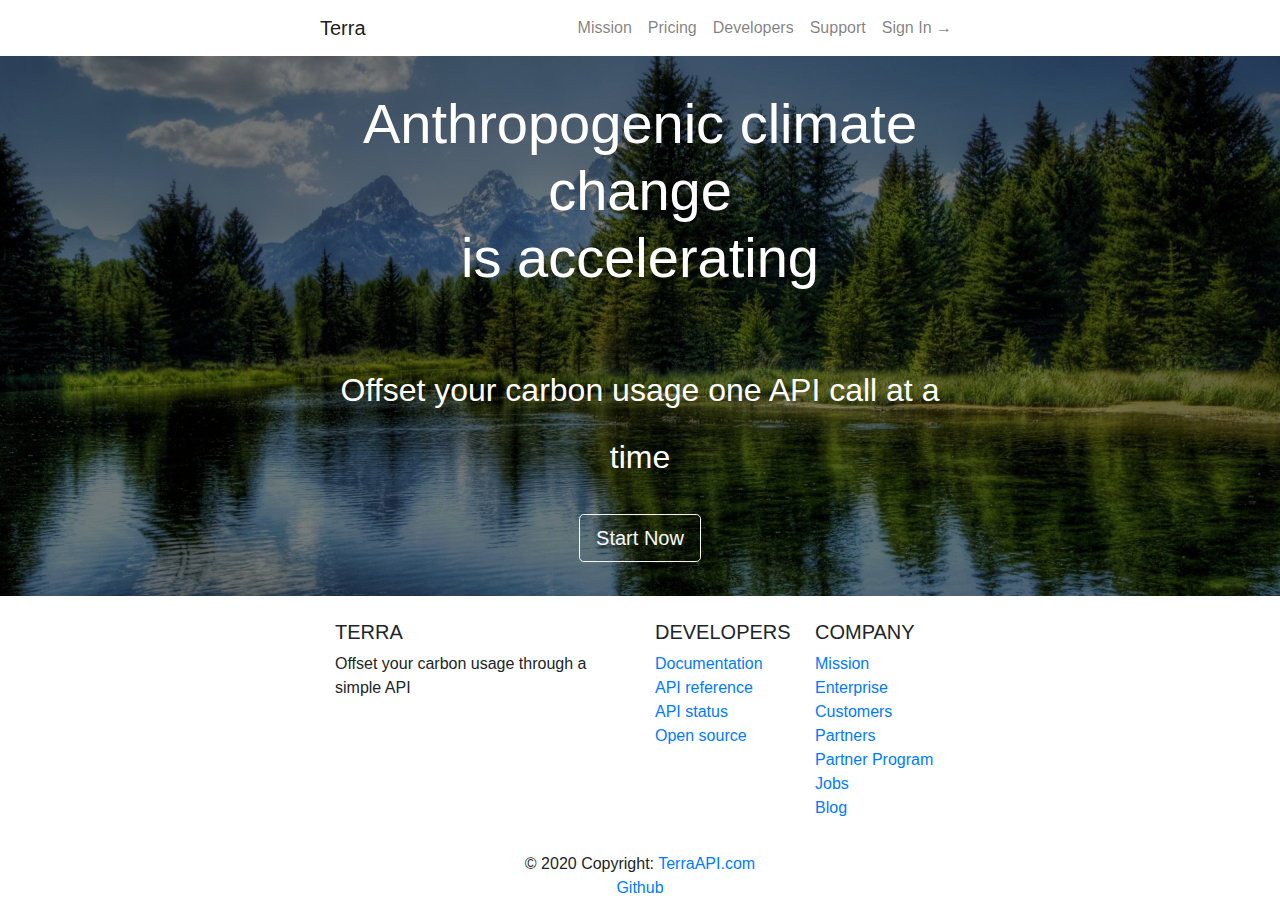
<file: index.html>
<!DOCTYPE html>
<html lang="en">
<head>
    <meta charset="UTF-8">
    <meta name="viewport" content="width=device-width, initial-scale=1.0">
    <meta http-equiv="X-UA-Compatible" content="ie=edge">

    <title>Terra</title>

    <link rel="icon" type="image/x-icon" href="assets/favicon.ico" />
    
    <link rel="stylesheet" href="https://stackpath.bootstrapcdn.com/bootstrap/4.3.1/css/bootstrap.min.css" integrity="sha384-ggOyR0iXCbMQv3Xipma34MD+dH/1fQ784/j6cY/iJTQUOhcWr7x9JvoRxT2MZw1T" crossorigin="anonymous">
    <link rel="stylesheet" href="styles/core.css">
</head>
<body>
    <div id="container">
        <div id="main">
            <!-- Navbar -->
            <div id="nav-container" class="w-100">
                <nav class="navbar navbar-expand-sm navbar-light column-padding">
                    <a class="navbar-brand" href="#">Terra</a>
                    <button class="navbar-toggler" type="button" data-toggle="collapse" data-target="#navbarNavAltMarkup" aria-controls="navbarNavAltMarkup" aria-expanded="false" aria-label="Toggle navigation">
                    <span class="navbar-toggler-icon"></span>
                    </button>
                    <div class="collapse navbar-collapse nonmobile-justify-content-end" id="navbarNavAltMarkup">
                    <div class="navbar-nav">
                        <a class="nav-item nav-link" href="pages/mission.html">Mission</a>
                        <a class="nav-item nav-link" href="pages/pricing.html">Pricing</a>
                        <a class="nav-item nav-link" href="pages/developers.html">Developers</a>
                        <a class="nav-item nav-link" href="pages/support.html">Support</a>
                        <a class="nav-item nav-link" href="pages/signin.html">Sign In →</a> 
                    </div>
                    </div>
                </nav>
            </div>

            <div class="hero-image">
                <div class="hero-text">
                    <h2 class="display-4 pb-4" id="hero_header">Anthropogenic climate change <br> is accelerating</h2>
                    <h3 class="display-4 pt-4"><span id="subtext">Offset your carbon usage one API call at a time</span></h3>
                    <a href="pages/pricing.html"><button type="button" class="btn btn-outline-light btn-lg mt-4">Start Now</button></a>
                </div>
            </div>

        </div>

        <!-- Footer -->
        <footer class="page-footer font-small blue pt-4 column-padding">

            <!-- Footer Links -->
            <div class="container-fluid text-center text-md-left">
        
            <!-- Grid row -->
            <div class="row">
        
                <!-- Grid column -->
                <div class="col-md-6 mt-md-0 mt-3">
        
                <!-- Content -->
                <h5 class="text-uppercase">Terra</h5>
                <p>Offset your carbon usage through a simple API</p>
        
                </div>
                <!-- Grid column -->
        
                <hr class="clearfix w-100 d-md-none pb-3">
        
                <!-- Grid column -->
                <div class="col-md-3 mb-md-0 mb-3">
        
                <!-- Links -->
                <h5 class="text-uppercase">Developers</h5>
        
                <ul class="list-unstyled">
                    <li>
                    <a href="#!">Documentation</a>
                    </li>
                    <li>
                    <a href="#!">API reference</a>
                    </li>
                    <li>
                    <a href="#!">API status</a>
                    </li>
                    <li>
                    <a href="#!">Open source</a>
                    </li>
                </ul>
        
                </div>
                <!-- Grid column -->
        
                <!-- Grid column -->
                <div class="col-md-3 mb-md-0 mb-3">
        
                <!-- Links -->
                <h5 class="text-uppercase">Company</h5>
        
                <ul class="list-unstyled">
                    <li>
                    <a href="pages/mission.html">Mission</a>
                    </li>
                    <li>
                    <a href="#!">Enterprise</a>
                    </li>
                    <li>
                    <a href="#!">Customers</a>
                    </li>
                    <li>
                    <a href="#!">Partners</a>
                    </li>
                    <li>
                    <a href="#!">Partner Program</a>
                    </li>
                    <li>
                    <a href="#!">Jobs</a>
                    </li>
                    <li>
                        <a href="#!">Blog</a>
                    </li>
                </ul>
        
                </div>
                <!-- Grid column -->
        
            </div>
            <!-- Grid row -->
        
            </div>
            <!-- Footer Links -->
        
            <!-- Copyright -->
            <div class="footer-copyright text-center py-3">© 2020 Copyright:
            <a href="https://mdbootstrap.com/education/bootstrap/">TerraAPI.com</a>
            <br>
            <a href="https://github.com/DeveloperHarris/260_Creative1">Github</a> 
            </div>
            <!-- Copyright -->
        
        </footer>
        <!-- Footer -->

    </div>

    <!-- Scripts -->
    <script src="https://code.jquery.com/jquery-3.3.1.slim.min.js" integrity="sha384-q8i/X+965DzO0rT7abK41JStQIAqVgRVzpbzo5smXKp4YfRvH+8abtTE1Pi6jizo" crossorigin="anonymous"></script>
    <script src="https://cdnjs.cloudflare.com/ajax/libs/popper.js/1.14.7/umd/popper.min.js" integrity="sha384-UO2eT0CpHqdSJQ6hJty5KVphtPhzWj9WO1clHTMGa3JDZwrnQq4sF86dIHNDz0W1" crossorigin="anonymous"></script>
    <script src="https://stackpath.bootstrapcdn.com/bootstrap/4.3.1/js/bootstrap.min.js" integrity="sha384-JjSmVgyd0p3pXB1rRibZUAYoIIy6OrQ6VrjIEaFf/nJGzIxFDsf4x0xIM+B07jRM" crossorigin="anonymous"></script>
</body>
</html>
</file>
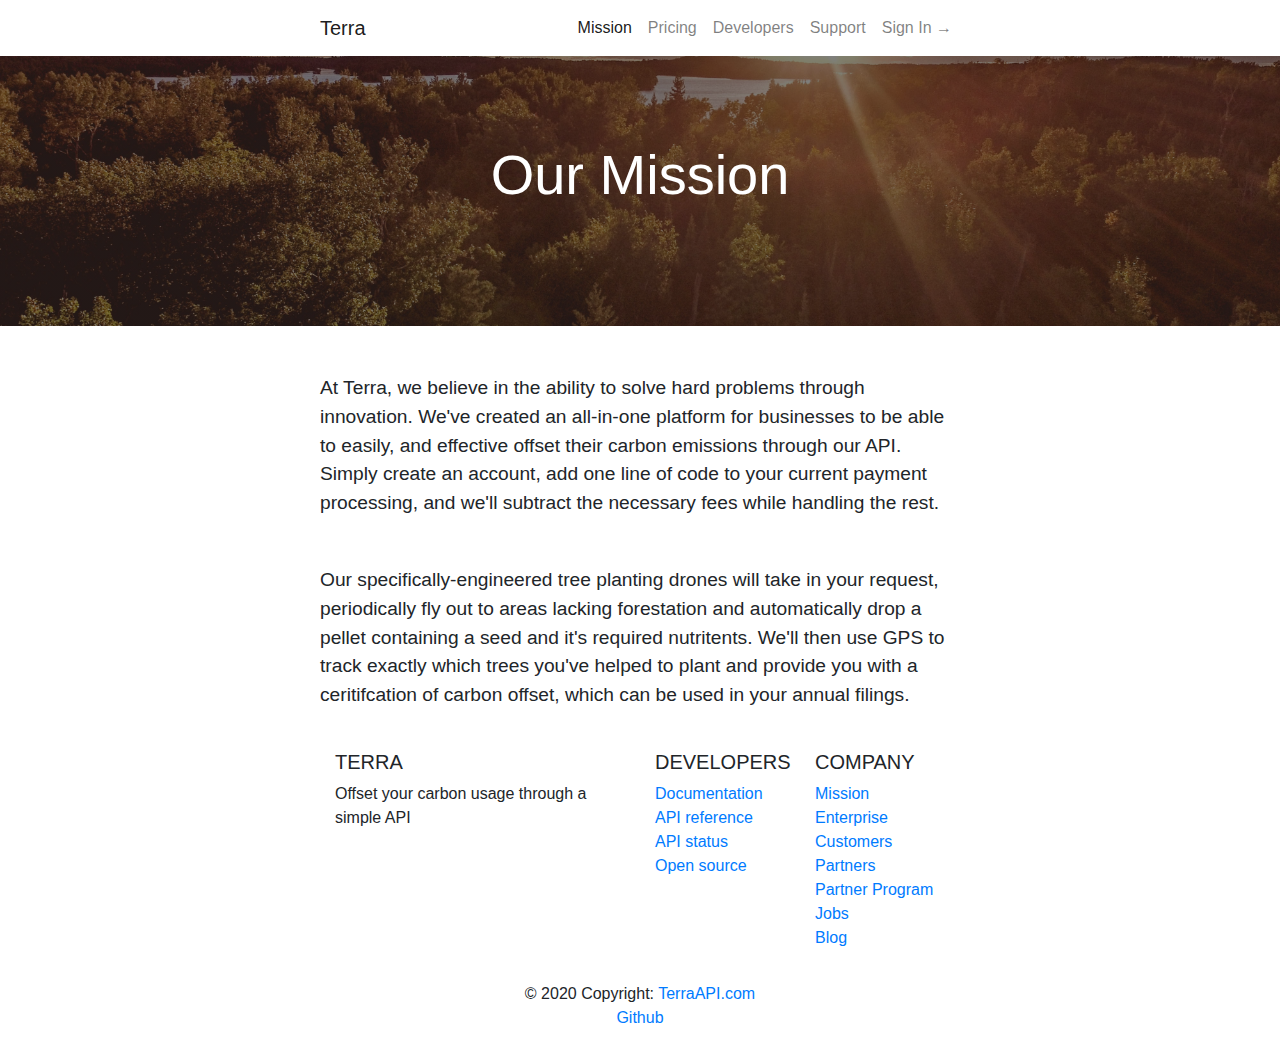
<file: pages/mission.html>
<!DOCTYPE html>
<html lang="en">
<head>
    <meta charset="UTF-8">
    <meta name="viewport" content="width=device-width, initial-scale=1.0">
    <meta http-equiv="X-UA-Compatible" content="ie=edge">

    <title>Terra</title>

    <link rel="icon" type="image/x-icon" href="../assets/favicon.ico" />

    <link rel="stylesheet" href="https://stackpath.bootstrapcdn.com/bootstrap/4.3.1/css/bootstrap.min.css" integrity="sha384-ggOyR0iXCbMQv3Xipma34MD+dH/1fQ784/j6cY/iJTQUOhcWr7x9JvoRxT2MZw1T" crossorigin="anonymous">
    <link rel="stylesheet" href="../styles/core.css">
</head>
<body>
    <div id="container">
        <div id="main">

            <!-- Navbar -->
            <div id="nav-container" class="w-100">
                <nav class="navbar navbar-expand-sm navbar-light column-padding">
                    <a class="navbar-brand" href="../index.html">Terra</a>
                    <button class="navbar-toggler" type="button" data-toggle="collapse" data-target="#navbarNavAltMarkup" aria-controls="navbarNavAltMarkup" aria-expanded="false" aria-label="Toggle navigation">
                        <span class="navbar-toggler-icon"></span>
                    </button>
                    <div class="collapse navbar-collapse nonmobile-justify-content-end" id="navbarNavAltMarkup">
                        <div class="navbar-nav">
                            <a class="nav-item nav-link active" href="../pages/mission.html">Mission</a>
                            <a class="nav-item nav-link" href="../pages/pricing.html">Pricing</a>
                            <a class="nav-item nav-link" href="../pages/developers.html">Developers</a>
                            <a class="nav-item nav-link" href="../pages/support.html">Support</a>
                            <a class="nav-item nav-link" href="../pages/signin.html">Sign In →</a> 
                        </div>
                    </div>
                </nav>
            </div>

            <div class="hero-image2">
                <div class="hero-text">
                    <h2 class="display-4 pb-4">Our Mission</h2>
                </div>
            </div>
            

            <p class="p column-padding mt-5" id="mission_paragraph">At Terra, we believe in the ability to solve hard problems through innovation. We've created an all-in-one platform for businesses to be able to easily, and effective offset their carbon emissions through our API. Simply create an account, add one line of code to your current payment processing, and we'll subtract the necessary fees while handling the rest.</p>
            <p class="p column-padding mt-5" id="mission_paragraph">Our specifically-engineered tree planting drones will take in your request, periodically fly out to areas lacking forestation and automatically drop a pellet containing a seed and it's required nutritents. We'll then use GPS to track exactly which trees you've helped to plant and provide you with a ceritifcation of carbon offset, which can be used in your annual filings.</p>
        </div>

        <!-- Footer -->
        <footer class="page-footer font-small blue pt-4 column-padding">

            <!-- Footer Links -->
            <div class="container-fluid text-center text-md-left">
        
            <!-- Grid row -->
            <div class="row">
        
                <!-- Grid column -->
                <div class="col-md-6 mt-md-0 mt-3">
        
                <!-- Content -->
                <h5 class="text-uppercase">Terra</h5>
                <p>Offset your carbon usage through a simple API</p>
        
                </div>
                <!-- Grid column -->
        
                <hr class="clearfix w-100 d-md-none pb-3">
        
                <!-- Grid column -->
                <div class="col-md-3 mb-md-0 mb-3">
        
                <!-- Links -->
                <h5 class="text-uppercase">Developers</h5>
        
                <ul class="list-unstyled">
                    <li>
                    <a href="#!">Documentation</a>
                    </li>
                    <li>
                    <a href="#!">API reference</a>
                    </li>
                    <li>
                    <a href="#!">API status</a>
                    </li>
                    <li>
                    <a href="#!">Open source</a>
                    </li>
                </ul>
        
                </div>
                <!-- Grid column -->
        
                <!-- Grid column -->
                <div class="col-md-3 mb-md-0 mb-3">
        
                <!-- Links -->
                <h5 class="text-uppercase">Company</h5>
        
                <ul class="list-unstyled">
                    <li>
                    <a href="../pages/mission.html">Mission</a>
                    </li>
                    <li>
                    <a href="#!">Enterprise</a>
                    </li>
                    <li>
                    <a href="#!">Customers</a>
                    </li>
                    <li>
                    <a href="#!">Partners</a>
                    </li>
                    <li>
                    <a href="#!">Partner Program</a>
                    </li>
                    <li>
                    <a href="#!">Jobs</a>
                    </li>
                    <li>
                        <a href="#!">Blog</a>
                    </li>
                </ul>
        
                </div>
                <!-- Grid column -->
        
            </div>
            <!-- Grid row -->
        
            </div>
            <!-- Footer Links -->
        
            <!-- Copyright -->
            <div class="footer-copyright text-center py-3">© 2020 Copyright:
            <a href="https://mdbootstrap.com/education/bootstrap/">TerraAPI.com</a>
            <br>
            <a href="https://github.com/DeveloperHarris/260_Creative1">Github</a> 
            </div>
            <!-- Copyright -->
        
        </footer>
        <!-- Footer -->

    </div>    
    <!-- Scripts -->
    <script src="https://code.jquery.com/jquery-3.3.1.slim.min.js" integrity="sha384-q8i/X+965DzO0rT7abK41JStQIAqVgRVzpbzo5smXKp4YfRvH+8abtTE1Pi6jizo" crossorigin="anonymous"></script>
    <script src="https://cdnjs.cloudflare.com/ajax/libs/popper.js/1.14.7/umd/popper.min.js" integrity="sha384-UO2eT0CpHqdSJQ6hJty5KVphtPhzWj9WO1clHTMGa3JDZwrnQq4sF86dIHNDz0W1" crossorigin="anonymous"></script>
    <script src="https://stackpath.bootstrapcdn.com/bootstrap/4.3.1/js/bootstrap.min.js" integrity="sha384-JjSmVgyd0p3pXB1rRibZUAYoIIy6OrQ6VrjIEaFf/nJGzIxFDsf4x0xIM+B07jRM" crossorigin="anonymous"></script>

</body>
</html>
</file>
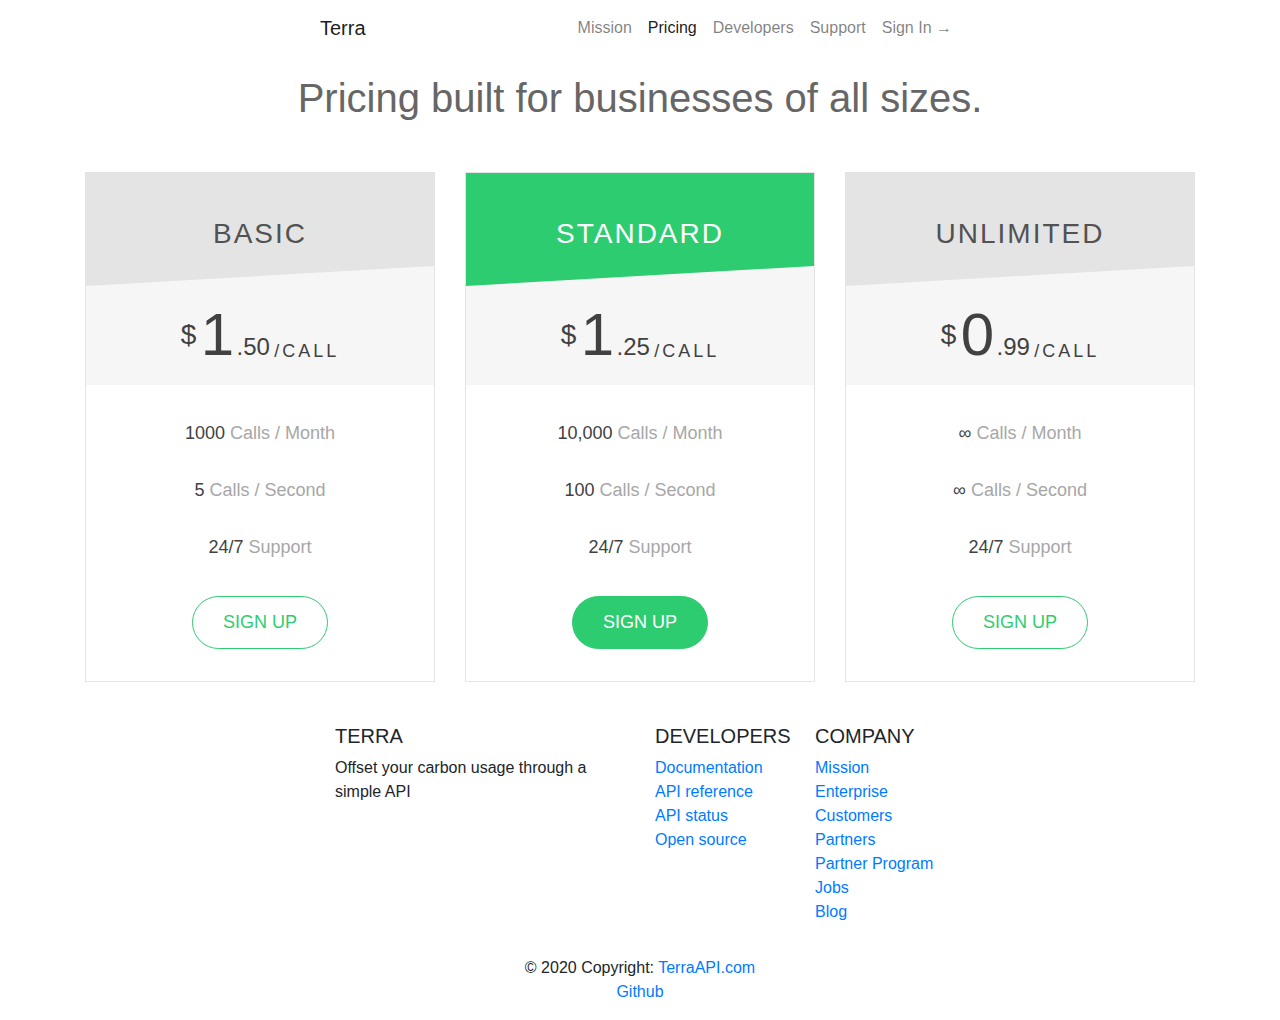
<file: pages/pricing.html>
<!DOCTYPE html>
<html lang="en">
<head>
    <meta charset="UTF-8">
    <meta name="viewport" content="width=device-width, initial-scale=1.0">
    <meta http-equiv="X-UA-Compatible" content="ie=edge">

    <title>Terra</title>

    <link rel="icon" type="image/x-icon" href="../assets/favicon.ico" />

    <link rel="stylesheet" href="https://stackpath.bootstrapcdn.com/bootstrap/4.3.1/css/bootstrap.min.css" integrity="sha384-ggOyR0iXCbMQv3Xipma34MD+dH/1fQ784/j6cY/iJTQUOhcWr7x9JvoRxT2MZw1T" crossorigin="anonymous">
    <link rel="stylesheet" href="../styles/core.css">
</head>
<body>
    <div id="container">
        <div id="main">
            <!-- Navbar -->
            <div id="nav-container" class="w-100">
                <nav class="navbar navbar-expand-sm navbar-light column-padding" id="navbar">
                    <a class="navbar-brand" href="../index.html">Terra</a>
                    <button class="navbar-toggler" type="button" data-toggle="collapse" data-target="#navbarNavAltMarkup" aria-controls="navbarNavAltMarkup" aria-expanded="false" aria-label="Toggle navigation">
                        <span class="navbar-toggler-icon"></span>
                    </button>
                    <div class="collapse navbar-collapse nonmobile-justify-content-end" id="navbarNavAltMarkup">
                        <div class="navbar-nav">
                            <a class="nav-item nav-link" href="../pages/mission.html">Mission</a>
                            <a class="nav-item nav-link active" href="../pages/pricing.html">Pricing</a>
                            <a class="nav-item nav-link" href="../pages/developers.html">Developers</a>
                            <a class="nav-item nav-link" href="../pages/support.html">Support</a>
                            <a class="nav-item nav-link" href="../pages/signin.html">Sign In →</a> 
                        </div>
                    </div>
                </nav>
            </div>

        <div id="generic_price_table">   
            <section>
                    <div class="container">
                        <div class="row">
                            <div class="col-md-12">
                                <!--PRICE HEADING START-->
                                <div class="price-heading clearfix">
                                    <h1 class="h1">Pricing built for businesses of all sizes.</h1>
                                </div> 
                                <!--//PRICE HEADING END-->
                            </div>
                        </div>
                    </div>
                    <div class="container">
                        
                        <!--BLOCK ROW START-->
                        <div class="row">
                            <div class="col-md-4">
                            
                                <!--PRICE CONTENT START-->
                                <div class="generic_content clearfix">
                                    
                                    <!--HEAD PRICE DETAIL START-->
                                    <div class="generic_head_price clearfix">
                                    
                                        <!--HEAD CONTENT START-->
                                        <div class="generic_head_content clearfix">
                                        
                                            <!--HEAD START-->
                                            <div class="head_bg"></div>
                                            <div class="head">
                                                <span>Basic</span>
                                            </div>
                                            <!--//HEAD END-->
                                            
                                        </div>
                                        <!--//HEAD CONTENT END-->
                                        
                                        <!--PRICE START-->
                                        <div class="generic_price_tag clearfix">	
                                            <span class="price">
                                                <span class="sign">$</span>
                                                <span class="currency">1</span>
                                                <span class="cent">.50</span>
                                                <span class="month">/CALL</span>
                                            </span>
                                        </div>
                                        <!--//PRICE END-->
                                        
                                    </div>                            
                                    <!--//HEAD PRICE DETAIL END-->
                                    
                                    <!--FEATURE LIST START-->
                                    <div class="generic_feature_list">
                                        <ul>
                                            <li><span>1000 </span>Calls / Month</li>
                                            <li><span>5</span> Calls / Second</li>
                                            <li><span>24/7</span> Support</li>
                                        </ul>
                                    </div>
                                    <!--//FEATURE LIST END-->
                                    
                                    <!--BUTTON START-->
                                    <div class="generic_price_btn clearfix">
                                        <a class="" href="">Sign up</a>
                                    </div>
                                    <!--//BUTTON END-->
                                    
                                </div>
                                <!--//PRICE CONTENT END-->
                                    
                            </div>
                            
                            <div class="col-md-4">
                            
                                <!--PRICE CONTENT START-->
                                <div class="generic_content active clearfix">
                                    
                                    <!--HEAD PRICE DETAIL START-->
                                    <div class="generic_head_price clearfix">
                                    
                                        <!--HEAD CONTENT START-->
                                        <div class="generic_head_content clearfix">
                                        
                                            <!--HEAD START-->
                                            <div class="head_bg"></div>
                                            <div class="head">
                                                <span>Standard</span>
                                            </div>
                                            <!--//HEAD END-->
                                            
                                        </div>
                                        <!--//HEAD CONTENT END-->
                                        
                                        <!--PRICE START-->
                                        <div class="generic_price_tag clearfix">	
                                            <span class="price">
                                                <span class="sign">$</span>
                                                <span class="currency">1</span>
                                                <span class="cent">.25</span>
                                                <span class="month">/CALL</span>
                                            </span>
                                        </div>
                                        <!--//PRICE END-->
                                        
                                    </div>                            
                                    <!--//HEAD PRICE DETAIL END-->
                                    
                                    <!--FEATURE LIST START-->
                                    <div class="generic_feature_list">
                                        <ul>
                                            <li><span>10,000 </span> Calls / Month</li>
                                            <li><span>100 </span> Calls / Second</li>
                                            <li><span>24/7</span> Support</li>
                                        </ul>
                                    </div>
                                    <!--//FEATURE LIST END-->
                                    
                                    <!--BUTTON START-->
                                    <div class="generic_price_btn clearfix">
                                        <a class="" href="">Sign up</a>
                                    </div>
                                    <!--//BUTTON END-->
                                    
                                </div>
                                <!--//PRICE CONTENT END-->
                                    
                            </div>
                            <div class="col-md-4">
                            
                                <!--PRICE CONTENT START-->
                                <div class="generic_content clearfix">
                                    
                                    <!--HEAD PRICE DETAIL START-->
                                    <div class="generic_head_price clearfix">
                                    
                                        <!--HEAD CONTENT START-->
                                        <div class="generic_head_content clearfix">
                                        
                                            <!--HEAD START-->
                                            <div class="head_bg"></div>
                                            <div class="head">
                                                <span>Unlimited</span>
                                            </div>
                                            <!--//HEAD END-->
                                            
                                        </div>
                                        <!--//HEAD CONTENT END-->
                                        
                                        <!--PRICE START-->
                                        <div class="generic_price_tag clearfix">	
                                            <span class="price">
                                                <span class="sign">$</span>
                                                <span class="currency">0</span>
                                                <span class="cent">.99</span>
                                                <span class="month">/CALL</span>
                                            </span>
                                        </div>
                                        <!--//PRICE END-->
                                        
                                    </div>                            
                                    <!--//HEAD PRICE DETAIL END-->
                                    
                                    <!--FEATURE LIST START-->
                                    <div class="generic_feature_list">
                                        <ul>
                                            <li><span>∞ </span> Calls / Month</li>
                                            <li><span>∞</span> Calls / Second</li>
                                            <li><span>24/7</span> Support</li>
                                        </ul>
                                    </div>
                                    <!--//FEATURE LIST END-->
                                    
                                    <!--BUTTON START-->
                                    <div class="generic_price_btn clearfix">
                                        <a class="" href="">Sign up</a>
                                    </div>
                                    <!--//BUTTON END-->
                                    
                                </div>
                                <!--//PRICE CONTENT END-->
                                    
                            </div>
                        </div>	
                        <!--//BLOCK ROW END-->
                        
                    </div>
                </section>             
            </div>


        </div>


        <!-- Footer -->
        <footer class="page-footer font-small blue pt-4 column-padding">

            <!-- Footer Links -->
            <div class="container-fluid text-center text-md-left">
        
            <!-- Grid row -->
            <div class="row">
        
                <!-- Grid column -->
                <div class="col-md-6 mt-md-0 mt-3">
        
                <!-- Content -->
                <h5 class="text-uppercase">Terra</h5>
                <p>Offset your carbon usage through a simple API</p>
        
                </div>
                <!-- Grid column -->
        
                <hr class="clearfix w-100 d-md-none pb-3">
        
                <!-- Grid column -->
                <div class="col-md-3 mb-md-0 mb-3">
        
                <!-- Links -->
                <h5 class="text-uppercase">Developers</h5>
        
                <ul class="list-unstyled">
                    <li>
                    <a href="#!">Documentation</a>
                    </li>
                    <li>
                    <a href="#!">API reference</a>
                    </li>
                    <li>
                    <a href="#!">API status</a>
                    </li>
                    <li>
                    <a href="#!">Open source</a>
                    </li>
                </ul>
        
                </div>
                <!-- Grid column -->
        
                <!-- Grid column -->
                <div class="col-md-3 mb-md-0 mb-3">
        
                <!-- Links -->
                <h5 class="text-uppercase">Company</h5>
        
                <ul class="list-unstyled">
                    <li>
                    <a href="../pages/mission.html">Mission</a>
                    </li>
                    <li>
                    <a href="#!">Enterprise</a>
                    </li>
                    <li>
                    <a href="#!">Customers</a>
                    </li>
                    <li>
                    <a href="#!">Partners</a>
                    </li>
                    <li>
                    <a href="#!">Partner Program</a>
                    </li>
                    <li>
                    <a href="#!">Jobs</a>
                    </li>
                    <li>
                        <a href="#!">Blog</a>
                    </li>
                </ul>
        
                </div>
                <!-- Grid column -->
        
            </div>
            <!-- Grid row -->
        
            </div>
            <!-- Footer Links -->
        
            <!-- Copyright -->
            <div class="footer-copyright text-center py-3">© 2020 Copyright:
            <a href="https://mdbootstrap.com/education/bootstrap/">TerraAPI.com</a>
            <br>
            <a href="https://github.com/DeveloperHarris/260_Creative1">Github</a> 
            </div>
            <!-- Copyright -->
        
        </footer>
        <!-- Footer -->
    </div>

    <!-- Scripts -->
    <script src="https://code.jquery.com/jquery-3.3.1.slim.min.js" integrity="sha384-q8i/X+965DzO0rT7abK41JStQIAqVgRVzpbzo5smXKp4YfRvH+8abtTE1Pi6jizo" crossorigin="anonymous"></script>
    <script src="https://cdnjs.cloudflare.com/ajax/libs/popper.js/1.14.7/umd/popper.min.js" integrity="sha384-UO2eT0CpHqdSJQ6hJty5KVphtPhzWj9WO1clHTMGa3JDZwrnQq4sF86dIHNDz0W1" crossorigin="anonymous"></script>
    <script src="https://stackpath.bootstrapcdn.com/bootstrap/4.3.1/js/bootstrap.min.js" integrity="sha384-JjSmVgyd0p3pXB1rRibZUAYoIIy6OrQ6VrjIEaFf/nJGzIxFDsf4x0xIM+B07jRM" crossorigin="anonymous"></script>
</body>
</html>
</file>
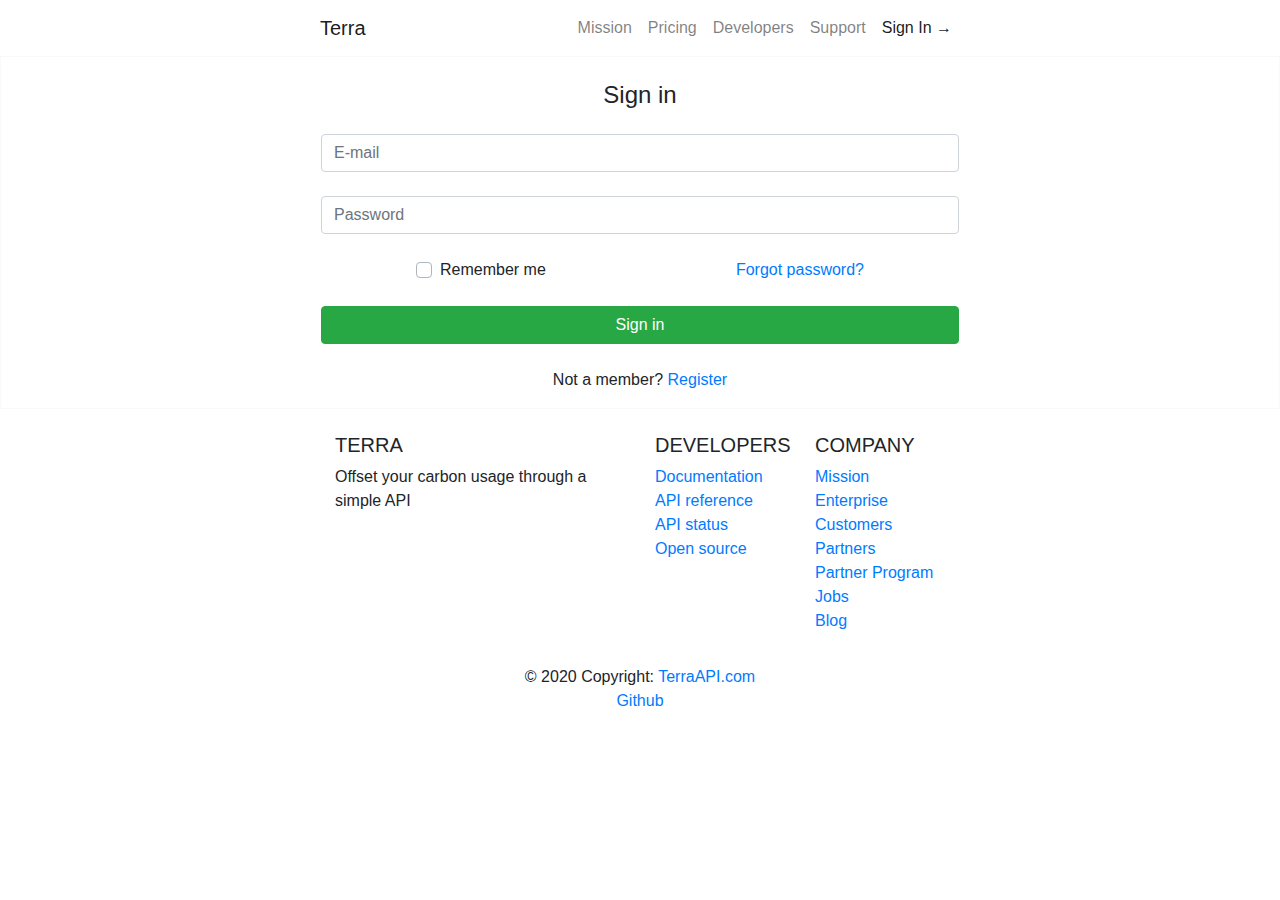
<file: pages/signin.html>
<!DOCTYPE html>
<html lang="en">
<head>
    <meta charset="UTF-8">
    <meta name="viewport" content="width=device-width, initial-scale=1.0">
    <meta http-equiv="X-UA-Compatible" content="ie=edge">

    <title>Terra</title>

    <link rel="icon" type="image/x-icon" href="../assets/favicon.ico" />

    <link rel="stylesheet" href="https://stackpath.bootstrapcdn.com/bootstrap/4.3.1/css/bootstrap.min.css" integrity="sha384-ggOyR0iXCbMQv3Xipma34MD+dH/1fQ784/j6cY/iJTQUOhcWr7x9JvoRxT2MZw1T" crossorigin="anonymous">
    <link rel="stylesheet" href="../styles/core.css">
</head>
<body>
    <div id="container">

        <div id="main">
            <!-- Navbar -->
            <div id="nav-container" class="w-100">
                <nav class="navbar navbar-expand-sm navbar-light column-padding" id="navbar">
                    <a class="navbar-brand" href="../index.html">Terra</a>
                    <button class="navbar-toggler" type="button" data-toggle="collapse" data-target="#navbarNavAltMarkup" aria-controls="navbarNavAltMarkup" aria-expanded="false" aria-label="Toggle navigation">
                        <span class="navbar-toggler-icon"></span>
                    </button>
                    <div class="collapse navbar-collapse nonmobile-justify-content-end" id="navbarNavAltMarkup">
                        <div class="navbar-nav">
                            <a class="nav-item nav-link" href="../pages/mission.html">Mission</a>
                            <a class="nav-item nav-link" href="../pages/pricing.html">Pricing</a>
                            <a class="nav-item nav-link" href="../pages/developers.html">Developers</a>
                            <a class="nav-item nav-link" href="../pages/support.html">Support</a>
                            <a class="nav-item nav-link active" href="../pages/signin.html">Sign In →</a> 
                        </div>
                    </div>
                </nav>
            </div>

            <!-- Login -->
            <form class="text-center border border-light column-padding" action="#!">

                <p class="h4 mt-4 mb-4">Sign in</p>

                <!-- Email -->
                <input type="email" id="defaultLoginFormEmail" class="form-control mb-4" placeholder="E-mail">

                <!-- Password -->
                <input type="password" id="defaultLoginFormPassword" class="form-control mb-4" placeholder="Password">

                <div class="d-flex justify-content-around">
                    <div>
                        <!-- Remember me -->
                        <div class="custom-control custom-checkbox">
                            <input type="checkbox" class="custom-control-input" id="defaultLoginFormRemember">
                            <label class="custom-control-label" for="defaultLoginFormRemember">Remember me</label>
                        </div>
                    </div>
                    <div>
                        <!-- Forgot password -->
                        <a href="">Forgot password?</a>
                    </div>
                </div>

                <!-- Sign in button -->
                <button class="btn btn-success btn-block my-4" type="submit">Sign in</button>

                <!-- Register -->
                <p>Not a member?
                    <a href="">Register</a>
                </p>

            </form>
        </div>

        <!-- Footer -->
        <footer class="page-footer font-small blue pt-4 column-padding">

            <!-- Footer Links -->
            <div class="container-fluid text-center text-md-left">
        
            <!-- Grid row -->
            <div class="row">
        
                <!-- Grid column -->
                <div class="col-md-6 mt-md-0 mt-3">
        
                <!-- Content -->
                <h5 class="text-uppercase">Terra</h5>
                <p>Offset your carbon usage through a simple API</p>
        
                </div>
                <!-- Grid column -->
        
                <hr class="clearfix w-100 d-md-none pb-3">
        
                <!-- Grid column -->
                <div class="col-md-3 mb-md-0 mb-3">
        
                <!-- Links -->
                <h5 class="text-uppercase">Developers</h5>
        
                <ul class="list-unstyled">
                    <li>
                    <a href="#!">Documentation</a>
                    </li>
                    <li>
                    <a href="#!">API reference</a>
                    </li>
                    <li>
                    <a href="#!">API status</a>
                    </li>
                    <li>
                    <a href="#!">Open source</a>
                    </li>
                </ul>
        
                </div>
                <!-- Grid column -->
        
                <!-- Grid column -->
                <div class="col-md-3 mb-md-0 mb-3">
        
                <!-- Links -->
                <h5 class="text-uppercase">Company</h5>
        
                <ul class="list-unstyled">
                    <li>
                    <a href="../pages/mission.html">Mission</a>
                    </li>
                    <li>
                    <a href="#!">Enterprise</a>
                    </li>
                    <li>
                    <a href="#!">Customers</a>
                    </li>
                    <li>
                    <a href="#!">Partners</a>
                    </li>
                    <li>
                    <a href="#!">Partner Program</a>
                    </li>
                    <li>
                    <a href="#!">Jobs</a>
                    </li>
                    <li>
                        <a href="#!">Blog</a>
                    </li>
                </ul>
        
                </div>
                <!-- Grid column -->
        
            </div>
            <!-- Grid row -->
        
            </div>
            <!-- Footer Links -->
        
            <!-- Copyright -->
            <div class="footer-copyright text-center py-3">© 2020 Copyright:
            <a href="https://mdbootstrap.com/education/bootstrap/">TerraAPI.com</a>
            <br>
            <a href="https://github.com/DeveloperHarris/260_Creative1">Github</a> 
            </div>
            <!-- Copyright -->
        
        </footer>
        <!-- Footer -->
    </div>
    <!-- Scripts -->
    <script src="https://code.jquery.com/jquery-3.3.1.slim.min.js" integrity="sha384-q8i/X+965DzO0rT7abK41JStQIAqVgRVzpbzo5smXKp4YfRvH+8abtTE1Pi6jizo" crossorigin="anonymous"></script>
    <script src="https://cdnjs.cloudflare.com/ajax/libs/popper.js/1.14.7/umd/popper.min.js" integrity="sha384-UO2eT0CpHqdSJQ6hJty5KVphtPhzWj9WO1clHTMGa3JDZwrnQq4sF86dIHNDz0W1" crossorigin="anonymous"></script>
    <script src="https://stackpath.bootstrapcdn.com/bootstrap/4.3.1/js/bootstrap.min.js" integrity="sha384-JjSmVgyd0p3pXB1rRibZUAYoIIy6OrQ6VrjIEaFf/nJGzIxFDsf4x0xIM+B07jRM" crossorigin="anonymous"></script>
</body>
</html>
</file>
<file: styles/core.css>
*  {
    margin: 0;
    padding: 0;
}
  
html {
    box-sizing: border-box;
}

body, html {
    height: 100%;
}

.hero-image {
  /* Use "linear-gradient" to add a darken background effect to the image (photographer.jpg). This will make the text easier to read */
  background-image: linear-gradient(rgba(0, 0, 0, 0.5), rgba(0, 0, 0, 0.5)), url("../assets/images/hero.jpg");

  /* Set a specific height */
  height: 60vh;

  /* Position and center the image to scale nicely on all screens */
  background-position: center;
  background-repeat: no-repeat;
  background-size: cover;
  position: relative;

}

.hero-image2 {
    /* Use "linear-gradient" to add a darken background effect to the image (photographer.jpg). This will make the text easier to read */
    background-image: linear-gradient(rgba(0, 0, 0, 0.5), rgba(0, 0, 0, 0.5)), url("../assets/images/mission.jpg");
  
    /* Set a specific height */
    height: 30vh;
  
    /* Position and center the image to scale nicely on all screens */
    background-position: center;
    background-repeat: no-repeat;
    background-size: cover;
    position: relative;
  
  }

.hero-text {
    text-align: center;
    position: absolute;
    top: 50%;
    left: 50%;
    transform: translate(-50%, -50%);
    color: white;
  }
  

  @media only screen and (max-width: 600px) {
    #hero_header {
        font-size: 1.5rem !important;
        padding: 0;
    }

    #subtext {
        font-size: 1rem !important;
        padding: 0 !important;
        line-height: 1px !important;
    }
  }



#mission_paragraph {
    font-size: 1.2rem;
}


.column-padding {  
    padding-left: 25%;
    padding-right: 25%; 
}

.nonmobile-justify-content-end  {
    justify-content: flex-end;
}


footer {
    position: relative;
    height: 300px;
    margin-top: -300px;
}

#container {
    min-height: 100%;
}
  
#main {
    overflow: auto;
    padding-bottom: 300px;
}

#subtext {
    font-size: 2rem;
}

@import url(https://fonts.googleapis.com/css?family=Lato:400,100,100italic,300,300italic,400italic,700italic,700,900italic,900);
@import url(https://fonts.googleapis.com/css?family=Raleway:400,100,200,300,500,600,700,800,900);
@import url(https://fonts.googleapis.com/css?family=Raleway:400,100,200,300,500,600,700,800,900);

/*PRICE COLOR CODE START*/
#generic_price_table .generic_content{
    background-color: #fff;
    border: 1px solid #E4E4E4;
}

#generic_price_table .generic_content .generic_head_price{
	background-color: #f6f6f6;
}

#generic_price_table .generic_content .generic_head_price .generic_head_content .head_bg{
	border-color: #e4e4e4 rgba(0, 0, 0, 0) rgba(0, 0, 0, 0) #e4e4e4;
}

#generic_price_table .generic_content .generic_head_price .generic_head_content .head span{
	color: #525252;
}

#generic_price_table .generic_content .generic_head_price .generic_price_tag .price .sign{
    color: #414141;
}

#generic_price_table .generic_content .generic_head_price .generic_price_tag .price .currency{
    color: #414141;
}

#generic_price_table .generic_content .generic_head_price .generic_price_tag .price .cent{
    color: #414141;
}

#generic_price_table .generic_content .generic_head_price .generic_price_tag .month{
    color: #414141;
}

#generic_price_table .generic_content .generic_feature_list ul li{	
	color: #a7a7a7;
}

#generic_price_table .generic_content .generic_feature_list ul li span{
	color: #414141;
}
#generic_price_table .generic_content .generic_feature_list ul li:hover{
	background-color: #E4E4E4;
	border-left: 5px solid #2ECC71;
}

#generic_price_table .generic_content .generic_price_btn a{
	border: 1px solid #2ECC71; 
    color: #2ECC71;
} 

#generic_price_table .generic_content.active .generic_head_price .generic_head_content .head_bg,
#generic_price_table .generic_content:hover .generic_head_price .generic_head_content .head_bg{
	border-color: #2ECC71 rgba(0, 0, 0, 0) rgba(0, 0, 0, 0) #2ECC71;
	color: #fff;
}

#generic_price_table .generic_content:hover .generic_head_price .generic_head_content .head span,
#generic_price_table .generic_content.active .generic_head_price .generic_head_content .head span{
	color: #fff;
}

#generic_price_table .generic_content:hover .generic_price_btn a,
#generic_price_table .generic_content.active .generic_price_btn a{
	background-color: #2ECC71;
	color: #fff;
} 
#generic_price_table{
	padding: 2vh 0 2vh 0;
    font-family: 'Raleway', sans-serif;
}
.row .table{
    padding: 28px 0;
}

/*PRICE BODY CODE START*/

#generic_price_table .generic_content{
	overflow: hidden;
	position: relative;
	text-align: center;
}

#generic_price_table .generic_content .generic_head_price {
	margin: 0 0 20px 0;
}

#generic_price_table .generic_content .generic_head_price .generic_head_content{
	margin: 0 0 50px 0;
}

#generic_price_table .generic_content .generic_head_price .generic_head_content .head_bg{
    border-style: solid;
    border-width: 90px 1411px 23px 399px;
	position: absolute;
}

#generic_price_table .generic_content .generic_head_price .generic_head_content .head{
	padding-top: 40px;
	position: relative;
	z-index: 1;
}

#generic_price_table .generic_content .generic_head_price .generic_head_content .head span{
    font-family: "Raleway",sans-serif;
    font-size: 28px;
    font-weight: 400;
    letter-spacing: 2px;
    margin: 0;
    padding: 0;
    text-transform: uppercase;
}

#generic_price_table .generic_content .generic_head_price .generic_price_tag{
	padding: 0 0 20px;
}

#generic_price_table .generic_content .generic_head_price .generic_price_tag .price{
	display: block;
}

#generic_price_table .generic_content .generic_head_price .generic_price_tag .price .sign{
    display: inline-block;
    font-family: "Lato",sans-serif;
    font-size: 28px;
    font-weight: 400;
    vertical-align: middle;
}

#generic_price_table .generic_content .generic_head_price .generic_price_tag .price .currency{
    font-family: "Lato",sans-serif;
    font-size: 60px;
    font-weight: 300;
    letter-spacing: -2px;
    line-height: 60px;
    padding: 0;
    vertical-align: middle;
}

#generic_price_table .generic_content .generic_head_price .generic_price_tag .price .cent{
    display: inline-block;
    font-family: "Lato",sans-serif;
    font-size: 24px;
    font-weight: 400;
    vertical-align: bottom;
}

#generic_price_table .generic_content .generic_head_price .generic_price_tag .month{
    font-family: "Lato",sans-serif;
    font-size: 18px;
    font-weight: 400;
    letter-spacing: 3px;
    vertical-align: bottom;
}

#generic_price_table .generic_content .generic_feature_list ul{
	list-style: none;
	padding: 0;
	margin: 0;
}

#generic_price_table .generic_content .generic_feature_list ul li{
	font-family: "Lato",sans-serif;
	font-size: 18px;
	padding: 15px 0;
	transition: all 0.3s ease-in-out 0s;
}
#generic_price_table .generic_content .generic_feature_list ul li:hover{
	transition: all 0.3s ease-in-out 0s;
	-moz-transition: all 0.3s ease-in-out 0s;
	-ms-transition: all 0.3s ease-in-out 0s;
	-o-transition: all 0.3s ease-in-out 0s;
	-webkit-transition: all 0.3s ease-in-out 0s;

}
#generic_price_table .generic_content .generic_feature_list ul li .fa{
	padding: 0 10px;
}
#generic_price_table .generic_content .generic_price_btn{
	margin: 20px 0 32px;
}

#generic_price_table .generic_content .generic_price_btn a{
    border-radius: 50px;
	-moz-border-radius: 50px;
	-ms-border-radius: 50px;
	-o-border-radius: 50px;
	-webkit-border-radius: 50px;
    display: inline-block;
    font-family: "Lato",sans-serif;
    font-size: 18px;
    outline: medium none;
    padding: 12px 30px;
    text-decoration: none;
    text-transform: uppercase;
}

#generic_price_table .generic_content,
#generic_price_table .generic_content:hover,
#generic_price_table .generic_content .generic_head_price .generic_head_content .head_bg,
#generic_price_table .generic_content:hover .generic_head_price .generic_head_content .head_bg,
#generic_price_table .generic_content .generic_head_price .generic_head_content .head h2,
#generic_price_table .generic_content:hover .generic_head_price .generic_head_content .head h2,
#generic_price_table .generic_content .price,
#generic_price_table .generic_content:hover .price,
#generic_price_table .generic_content .generic_price_btn a,
#generic_price_table .generic_content:hover .generic_price_btn a{
	transition: all 0.3s ease-in-out 0s;
	-moz-transition: all 0.3s ease-in-out 0s;
	-ms-transition: all 0.3s ease-in-out 0s;
	-o-transition: all 0.3s ease-in-out 0s;
	-webkit-transition: all 0.3s ease-in-out 0s;
} 
@media (max-width: 320px) {	
}

@media (max-width: 767px) {
	#generic_price_table .generic_content{
		margin-bottom:75px;
	}
}
@media (min-width: 768px) and (max-width: 991px) {
	#generic_price_table .col-md-3{
		float:left;
		width:50%;
	}
	
	#generic_price_table .col-md-4{
		float:left;
		width:50%;
	}
	
	#generic_price_table .generic_content{
		margin-bottom:75px;
	}
}
@media (min-width: 992px) and (max-width: 1199px) {
}
@media (min-width: 1200px) {
}
#generic_price_table_home{
	 font-family: 'Raleway', sans-serif;
}

.text-center h1,
.text-center h1 a{
	color: #7885CB;
	font-size: 30px;
	font-weight: 300;
	text-decoration: none;
}
.demo-pic{
	margin: 0 auto;
}
.demo-pic:hover{
	opacity: 0.7;
}

#generic_price_table_home ul{
	margin: 0 auto;
	padding: 0;
	list-style: none;
	display: table;
}
#generic_price_table_home li{
	float: left;
}
#generic_price_table_home li + li{
	margin-left: 10px;
	padding-bottom: 10px;
}
#generic_price_table_home li a{
	display: block;
	width: 50px;
	height: 50px;
	font-size: 0px;
}
#generic_price_table_home .blue{
	background: #3498DB;
	transition: all 0.3s ease-in-out 0s;
}
#generic_price_table_home .emerald{
	background: #2ECC71;
	transition: all 0.3s ease-in-out 0s;
}
#generic_price_table_home .grey{
	background: #7F8C8D;
	transition: all 0.3s ease-in-out 0s;
}
#generic_price_table_home .midnight{
	background: #34495E;
	transition: all 0.3s ease-in-out 0s;
}
#generic_price_table_home .orange{
	background: #E67E22;
	transition: all 0.3s ease-in-out 0s;
}
#generic_price_table_home .purple{
	background: #9B59B6;
	transition: all 0.3s ease-in-out 0s;
}
#generic_price_table_home .red{
	background: #E74C3C;
	transition:all 0.3s ease-in-out 0s;
}
#generic_price_table_home .turquoise{
	background: #1ABC9C;
	transition: all 0.3s ease-in-out 0s;
}

#generic_price_table_home .blue:hover,
#generic_price_table_home .emerald:hover,
#generic_price_table_home .grey:hover,
#generic_price_table_home .midnight:hover,
#generic_price_table_home .orange:hover,
#generic_price_table_home .purple:hover,
#generic_price_table_home .red:hover,
#generic_price_table_home .turquoise:hover{
	border-bottom-left-radius: 50px;
    border-bottom-right-radius: 50px;
    border-top-left-radius: 50px;
    border-top-right-radius: 50px;
	transition: all 0.3s ease-in-out 0s;
}
#generic_price_table_home .divider{
	border-bottom: 1px solid #ddd;
	margin-bottom: 20px;
	padding: 20px;
}
#generic_price_table_home .divider span{
	width: 100%;
	display: table;
	height: 2px;
	background: #ddd;
	margin: 50px auto;
	line-height: 2px;
}
#generic_price_table_home .itemname{
	text-align: center;
	font-size: 50px ;
	padding: 50px 0 20px ;
	border-bottom: 1px solid #ddd;
	margin-bottom: 40px;
	text-decoration: none;
    font-weight: 300;
}
#generic_price_table_home .itemnametext{
    text-align: center;
    font-size: 20px;
    padding-top: 5px;
    text-transform: uppercase;
    display: inline-block;
}
#generic_price_table_home .footer{
	padding:40px 0;
}

.price-heading{
    text-align: center;
}
.price-heading h1{
	color: #666;
	margin: 0;
	padding: 0 0 50px 0;
}
.demo-button {
    background-color: #333333;
    color: #ffffff;
    display: table;
    font-size: 20px;
    margin-left: auto;
    margin-right: auto;
    margin-top: 20px;
    margin-bottom: 50px;
    outline-color: -moz-use-text-color;
    outline-style: none;
    outline-width: medium ;
    padding: 10px;
    text-align: center;
    text-transform: uppercase;
}
.bottom_btn{
	background-color: #333333;
    color: #ffffff;
    display: table;
    font-size: 28px;
    margin: 60px auto 20px;
    padding: 10px 25px;
    text-align: center;
    text-transform: uppercase;
}
.demo-button:hover{
	background-color: #666;
	color: #FFF;
	text-decoration:none;
	
}
.bottom_btn:hover{
	background-color: #666;
	color: #FFF;
	text-decoration:none;
}
</file>
